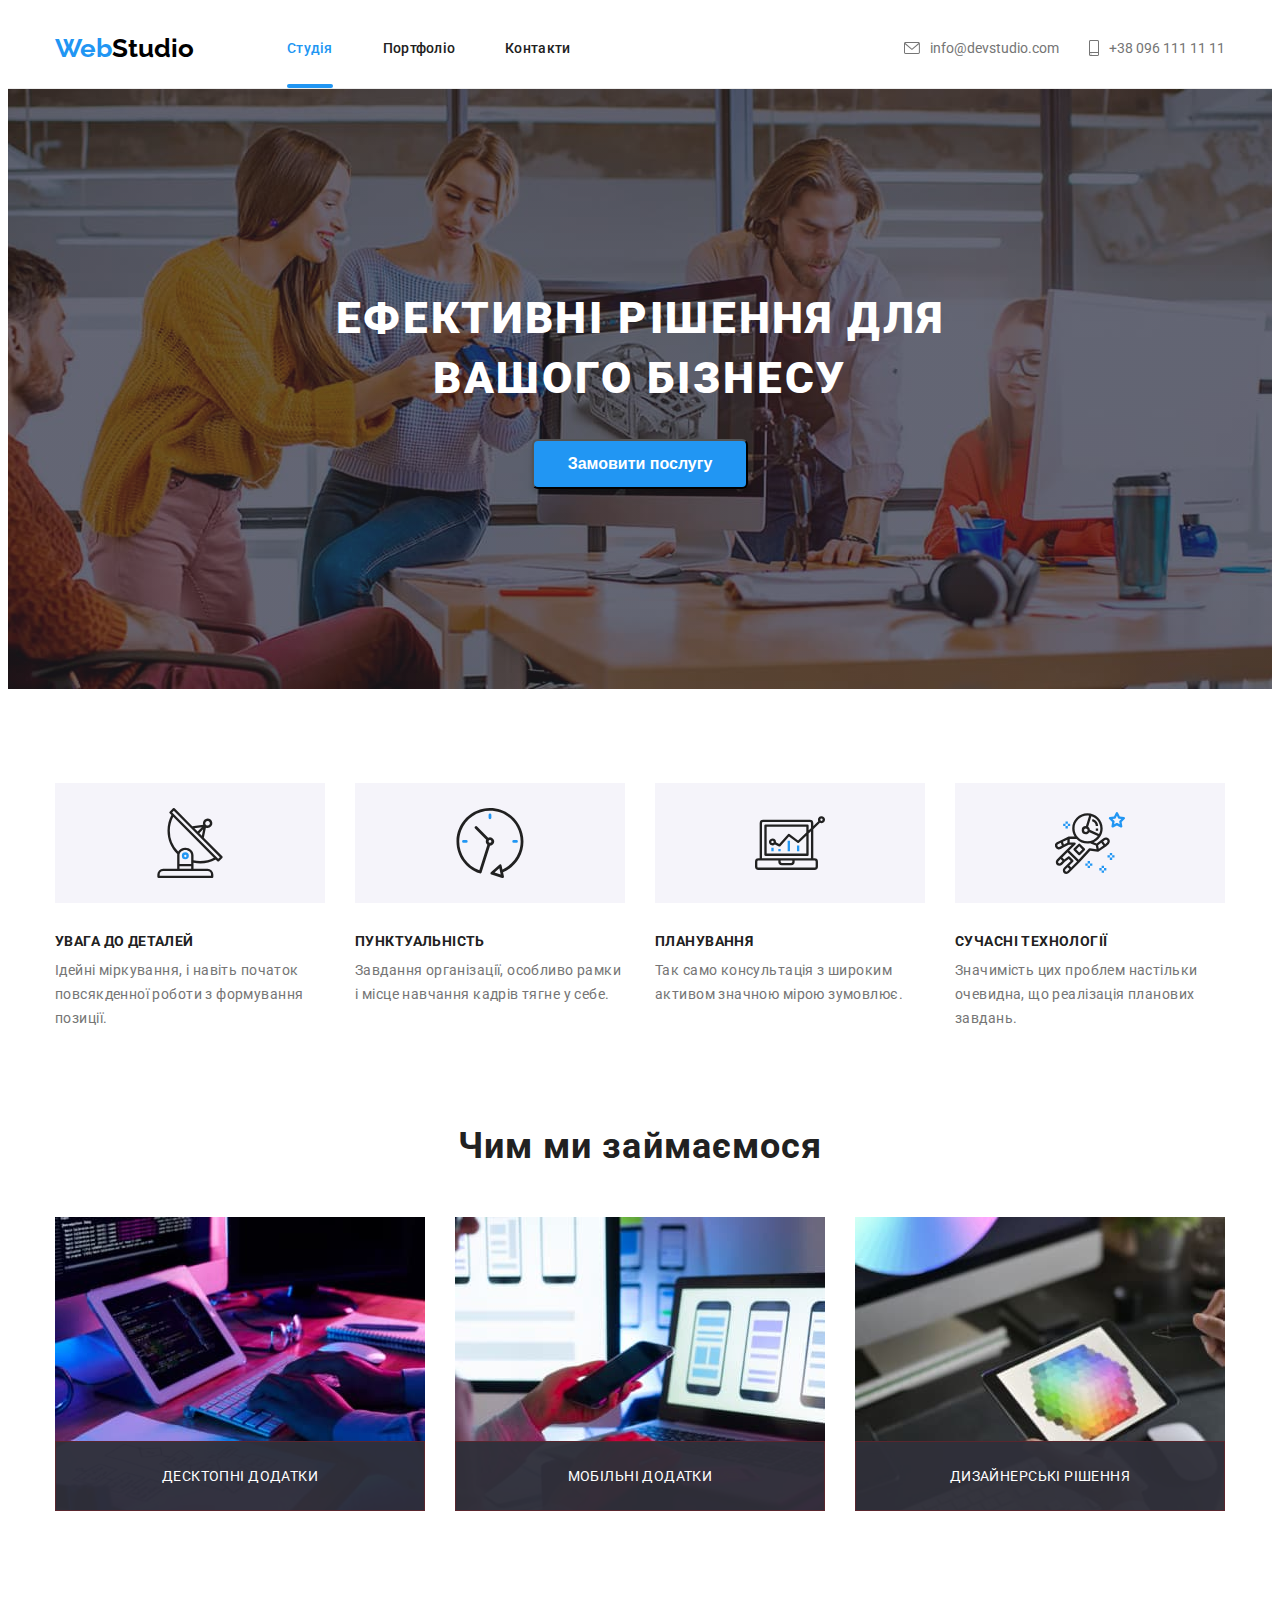
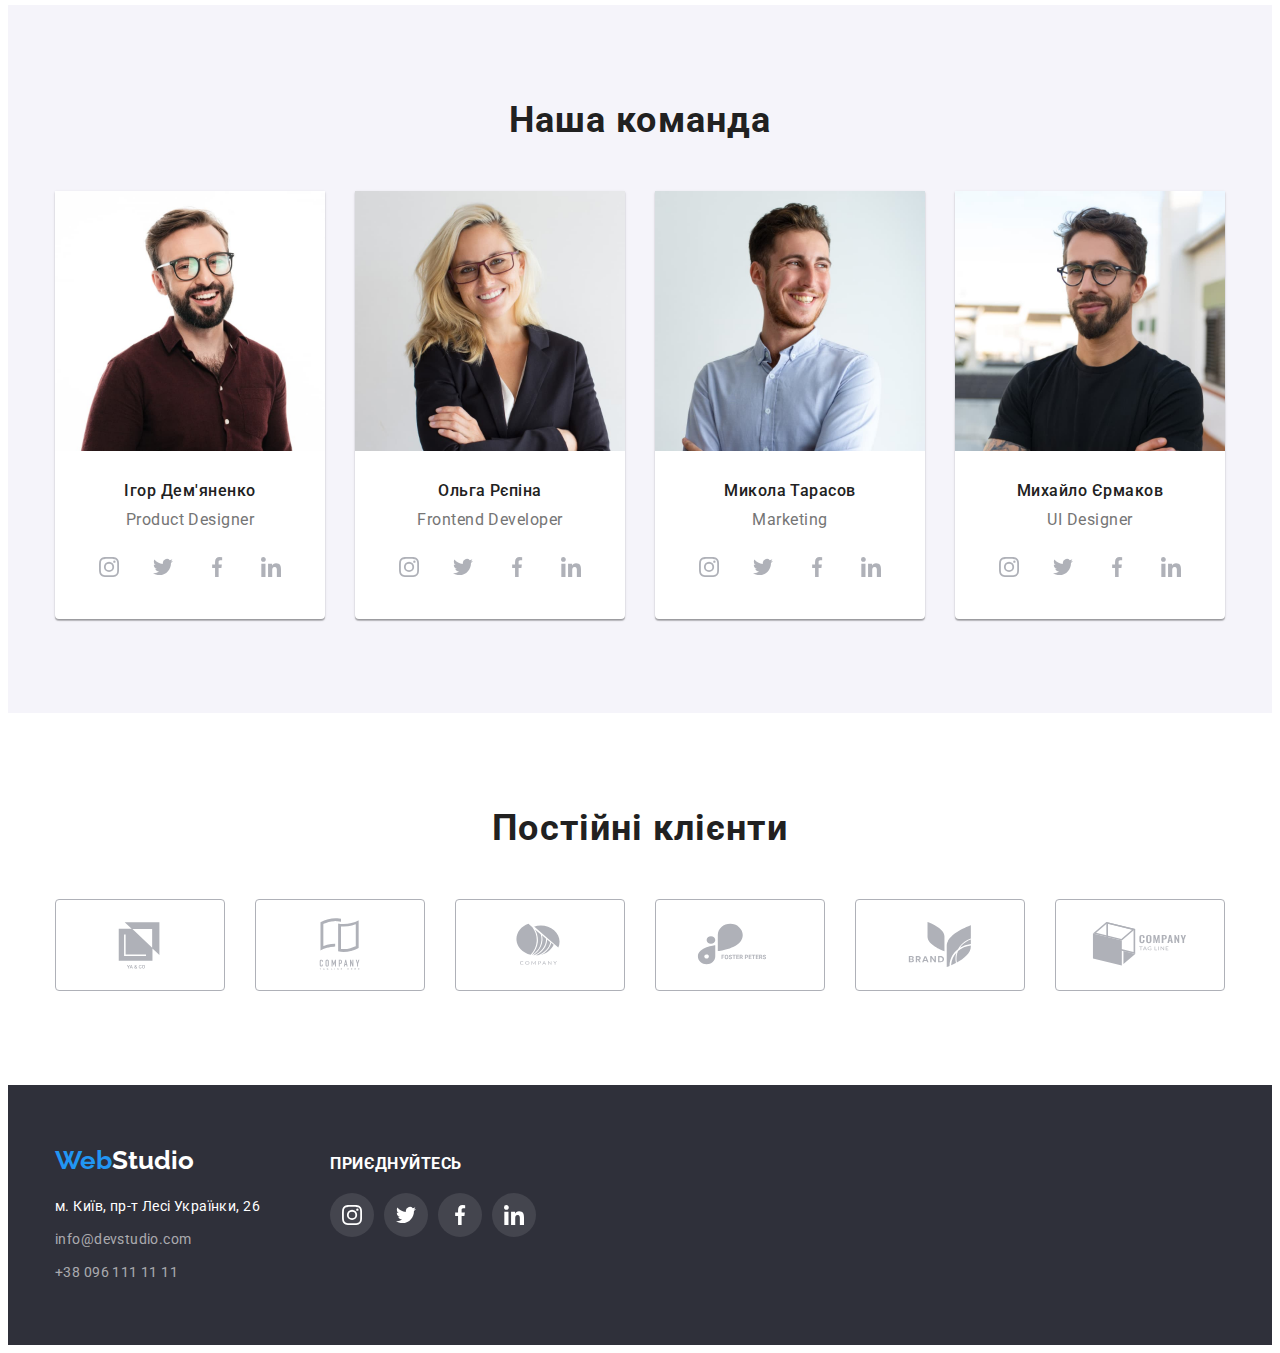
<file: index.html>
<!DOCTYPE html>
<html lang="uk">

<head>
    <meta charset="utf-8">
    <meta name="viewport" content="width=device-width, initial-scale=1.0">
    <link rel="preconnect" href="https://fonts.googleapis.com">
    <link rel="preconnect" href="https://fonts.gstatic.com" crossorigin>
    <link
        href="https://fonts.googleapis.com/css2?family=Raleway:wght@700&family=Roboto:wght@400;500;700;900&display=swap"
        rel="stylesheet">
    <link rel="stylesheet" href="https://cdnjs.cloudflare.com/ajax/libs/modern-normalize/2.0.0/modern-normalize.min.css"
        integrity="sha512-4xo8blKMVCiXpTaLzQSLSw3KFOVPWhm/TRtuPVc4WG6kUgjH6J03IBuG7JZPkcWMxJ5huwaBpOpnwYElP/m6wg=="
        crossorigin="anonymous" referrerpolicy="no-referrer">
    <title>WebStudio</title>
    <link rel="stylesheet" href="./css/global.css">
    <link rel="stylesheet" href="./css/studio.css">

</head>

<body>
    <header>
        <div class="container menu">
            <a href="./index.html" class="text-logo">
                Web<span class="text-logo-accent">Studio</span>
            </a>
            <nav class="nav-menu">
                <ul class="list">
                    <li class="item"><a class="current nav-link" href="./index.html">Студія</a></li>
                    <li class="item"><a class="nav-link" href="./portfolio.html">Портфоліо</a></li>
                    <li class="item"><a class="nav-link" href="./contacts.html">Контакти</a></li>
                </ul>
            </nav>
            <ul class="adress-header list">
                <li class="item-icon-contact">
                    <a class="icon-link link" href="mailto:info@devstudio.com"><svg class="contact-icon" width="16"
                            height="12">
                            <use href="./image/symbol-defs.svg#envelope" />
                        </svg>info@devstudio.com</a>
                </li>
                <li class="item-icon-contact">
                    <a class="icon-link link" href="tel:+380961111111"><svg class="contact-icon" width="10" height="16">
                            <use href="./image/symbol-defs.svg#smartphone" />
                        </svg>+38 096 111 11 11</a>
                </li>
            </ul>
        </div>
    </header>
    <main>
        <!--Hero-->
        <section class="overlay">

            <div class="hero">

                <h1 class="title">Ефективні рішення для вашого бізнесу</h1>


                <button type="button" class="button primary" data-modal-open>Замовити послугу</button>
            </div>
        </section>
        <!--Peculiarities-->
        <section class="about">
            <div class="container">
                <h2 class="visuallyhidden">Peculiarities</h2>
                <ul class="list flex-cont">
                    <li class="item-peculiarities">
                        <div class="peculiaritie-wrapper">
                            <svg class="peculiaritie" width="70" height="70">
                                <use href="./image/symbol-defs.svg#antenna"></use>
                            </svg>
                        </div>
                        <h3 class="title">УВАГА ДО ДЕТАЛЕЙ</h3>

                        <p class="text">Ідейні міркування, і навіть початок повсякденної роботи з формування
                            позиції.</p>
                    </li>
                    <li class="item-peculiarities">
                        <div class="peculiaritie-wrapper">
                            <svg class="peculiaritie" width="70" height="70">
                                <use href="./image/symbol-defs.svg#clock"></use>
                            </svg>
                        </div>
                        <h3 class="title">ПУНКТУАЛЬНІСТЬ</h3>

                        <p class="text">Завдання організації, особливо рамки і місце навчання кадрів тягне у
                            себе.</p>
                    </li>
                    <li class="item-peculiarities icon-diagram">
                        <div class="peculiaritie-wrapper">
                            <svg class="peculiaritie" width="70" height="70">
                                <use href="./image/symbol-defs.svg#diagram"></use>
                            </svg>
                        </div>
                        <h3 class="title">ПЛАНУВАННЯ</h3>

                        <p class="text">Так само консультація з широким активом значною мірою зумовлює.</p>
                    </li>
                    <li class="item-peculiarities icon-astranaut">
                        <div class="peculiaritie-wrapper">
                            <svg class="peculiaritie" width="70" height="70">
                                <use href="./image/symbol-defs.svg#astronaut"></use>
                            </svg>
                        </div>
                        <h3 class="title">СУЧАСНІ ТЕХНОЛОГІЇ</h3>

                        <p class="text">Значимість цих проблем настільки очевидна, що реалізація планових
                            завдань.</p>
                    </li>
                </ul>
            </div>
        </section>
        <!--What are we doing-->
        <section class="no-padding">
            <div class="container">
                <h2 class="section-title">Чим ми займаємося</h2>
                <ul class="list flex-cont">
                    <li class="item-work"><img src="./image/box1.jpg" alt="Розробка додатків" width="370" height="294">
                        <div class="about-work">
                            <p class="about-work-title">Десктопні додатки</p>
                        </div>
                    </li>
                    <li class="item-work"><img src="./image/box2.jpg" alt="Розробка додатків" width="370" height="294">
                        <div class="about-work">
                            <p class="about-work-title">Мобільні додатки</p>
                        </div>
                    </li>
                    <li class="item-work"><img src="./image/box3.jpg" alt="Розробка додатків" width="370" height="294">
                        <div class="about-work">
                            <p class="about-work-title">Дизайнерські рішення</p>
                        </div>
                    </li>
                </ul>
            </div>
        </section>
        <!--our team-->
        <section class="team-color">
            <div class="container">
                <h2 class="section-title">Наша команда</h2>
                <ul class="list flex-cont">
                    <li class="item-team">
                        <img src="./image/foto1.jpg" alt="Візитка менеджера" width="270" height="260">
                        <div class="card-container">
                            <h3 class="name">Ігор Дем'яненко</h3>
                            <p lang="en" class="speciality">Product Designer</p>
                            <ul class="social-list">
                                <li class="social-items">
                                    <a class="social-links" href="" target="_blank" rel="noopener no-referrer"
                                        aria-label="icon-instagram">
                                        <svg class="icon-social" width="20" height="20">
                                            <use href="./image/symbol-defs.svg#instagram" />
                                        </svg>
                                    </a>
                                </li>
                                <li class="social-items">
                                    <a class="social-links" href="" target="_blank" rel="noopener no-referrer"
                                        aria-label="icon-twitter">
                                        <svg class="icon-social" width="20" height="20">
                                            <use href="./image/symbol-defs.svg#twitter" />
                                        </svg>
                                    </a>
                                </li>
                                <li class="social-items">
                                    <a class="social-links" href="" target="_blank" rel="noopener no-referrer"
                                        aria-label="icon-facebook">
                                        <svg class="icon-social" width="20" height="20">
                                            <use href="./image/symbol-defs.svg#facebook" />
                                        </svg>
                                    </a>
                                </li>
                                <li class="social-items">
                                    <a class="social-links" href="" target="_blank" rel="noopener no-referrer"
                                        aria-label="icon-linkedin">
                                        <svg class="icon-social" width="20" height="20">
                                            <use href="./image/symbol-defs.svg#linkedin" />
                                        </svg>
                                    </a>
                                </li>
                            </ul>
                        </div>
                    </li>
                    <li class="item-team">
                        <img src="./image/foto2.jpg" alt="Візитка менеджера" width="270" height="260">
                        <div class="card-container">
                            <h3 class="name">Ольга Рєпіна</h3>
                            <p lang="en" class="speciality">Frontend Developer</p>
                            <ul class="social-list">
                                <li class="social-items">
                                    <a class="social-links" href="" target="_blank" rel="noopener no-referrer"
                                        aria-label="icon-instagram">
                                        <svg class="icon-social" width="20" height="20">
                                            <use href="./image/symbol-defs.svg#instagram" />
                                        </svg>
                                    </a>
                                </li>
                                <li class="social-items">
                                    <a class="social-links" href="" target="_blank" rel="noopener no-referrer"
                                        aria-label="icon-twitter">
                                        <svg class="icon-social" width="20" height="20">
                                            <use href="./image/symbol-defs.svg#twitter" />
                                        </svg>
                                    </a>
                                </li>
                                <li class="social-items">
                                    <a class="social-links" href="" target="_blank" rel="noopener no-referrer"
                                        aria-label="icon-facebook">
                                        <svg class="icon-social" width="20" height="20">
                                            <use href="./image/symbol-defs.svg#facebook" />
                                        </svg>
                                    </a>
                                </li>
                                <li class="social-items">
                                    <a class="social-links" href="" target="_blank" rel="noopener no-referrer"
                                        aria-label="icon-linkedin">
                                        <svg class="icon-social" width="20" height="20">
                                            <use href="./image/symbol-defs.svg#linkedin" />
                                        </svg>
                                    </a>
                                </li>
                            </ul>
                        </div>
                    </li>
                    <li class="item-team">
                        <img src="./image/foto3.jpg" alt="Візитка менеджера" width="270" height="260">
                        <div class="card-container">
                            <h3 class="name">Микола Тарасов</h3>
                            <p lang="en" class="speciality">Marketing</p>
                            <ul class="social-list">
                                <li class="social-items">
                                    <a class="social-links" href="" target="_blank" rel="noopener no-referrer"
                                        aria-label="icon-instagram">
                                        <svg class="icon-social" width="20" height="20">
                                            <use href="./image/symbol-defs.svg#instagram" />
                                        </svg>
                                    </a>
                                </li>
                                <li class="social-items">
                                    <a class="social-links" href="" target="_blank" rel="noopener no-referrer"
                                        aria-label="icon-twitter">
                                        <svg class="icon-social" width="20" height="20">
                                            <use href="./image/symbol-defs.svg#twitter" />
                                        </svg>
                                    </a>
                                </li>
                                <li class="social-items">
                                    <a class="social-links" href="" target="_blank" rel="noopener no-referrer"
                                        aria-label="icon-facebook">
                                        <svg class="icon-social" width="20" height="20">
                                            <use href="./image/symbol-defs.svg#facebook" />
                                        </svg>
                                    </a>
                                </li>
                                <li class="social-items">
                                    <a class="social-links" href="" target="_blank" rel="noopener no-referrer"
                                        aria-label="icon-linkedin">
                                        <svg class="icon-social" width="20" height="20">
                                            <use href="./image/symbol-defs.svg#linkedin" />
                                        </svg>
                                    </a>
                                </li>
                            </ul>
                        </div>
                    </li>
                    <li class="item-team">
                        <img src="./image/foto4.jpg" alt="Візитка менеджера" width="270" height="260">
                        <div class="card-container">
                            <h3 class="name">Михайло Єрмаков</h3>
                            <p lang="en" class="speciality">UI Designer</p>
                            <ul class="social-list">
                                <li class="social-items">
                                    <a class="social-links" href="" target="_blank" rel="noopener no-referrer"
                                        aria-label="icon-instagram">
                                        <svg class="icon-social" width="20" height="20">
                                            <use href="./image/symbol-defs.svg#instagram" />
                                        </svg>
                                    </a>
                                </li>
                                <li class="social-items">
                                    <a class="social-links" href="" target="_blank" rel="noopener no-referrer"
                                        aria-label="icon-twitter">
                                        <svg class="icon-social" width="20" height="20">
                                            <use href="./image/symbol-defs.svg#twitter" />
                                        </svg>
                                    </a>
                                </li>
                                <li class="social-items">
                                    <a class="social-links" href="" target="_blank" rel="noopener no-referrer"
                                        aria-label="icon-facebook">
                                        <svg class="icon-social" width="20" height="20">
                                            <use href="./image/symbol-defs.svg#facebook" />
                                        </svg>
                                    </a>
                                </li>
                                <li class="social-items">
                                    <a class="social-links" href="" target="_blank" rel="noopener no-referrer"
                                        aria-label="icon-linkedin">
                                        <svg class="icon-social" width="20" height="20">
                                            <use href="./image/symbol-defs.svg#linkedin" />
                                        </svg>
                                    </a>
                                </li>
                            </ul>
                        </div>
                    </li>
                </ul>
            </div>
        </section>
        <!-- Clients -->
        <section class="clients">
            <div class="container">
                <h2 class="client-title">Постійні клієнти</h2>

                <ul class="clients-list">
                    <li class="client-icon">
                        <a class="client-link" href="" target="_blank" rel="noopener no-referrer"
                            aria-label="logo-company">
                            <svg class="icon link" width="106" height="60">
                                <use href="./image/symbol-defs.svg#Logo1" />
                            </svg>
                        </a>
                    </li>
                    <li class="client-icon">
                        <a class="client-link" href="" target="_blank" rel="noopener no-referrer"
                            aria-label="logo-company">
                            <svg class="icon" width="106" height="60">
                                <use href="./image/symbol-defs.svg#Logo2" />
                            </svg>
                        </a>
                    </li>
                    <li class="client-icon">
                        <a class="client-link" href="" target="_blank" rel="noopener no-referrer"
                            aria-label="logo-company">
                            <svg class="icon" width="106" height="60">
                                <use href="./image/symbol-defs.svg#Logo3" />
                            </svg>
                        </a>
                    </li>
                    <li class="client-icon">
                        <a class="client-link" href="" target="_blank" rel="noopener no-referrer"
                            aria-label="logo-company">
                            <svg class="icon" width="106" height="60">
                                <use href="./image/symbol-defs.svg#Logo4" />
                            </svg>
                        </a>
                    </li>
                    <li class="client-icon">
                        <a class="client-link" href="" target="_blank" rel="noopener no-referrer"
                            aria-label="logo-company">
                            <svg class="icon" width="106" height="60">
                                <use href="./image/symbol-defs.svg#Logo5" />
                            </svg>
                        </a>
                    </li>
                    <li class="client-icon">
                        <a class="client-link" href="" target="_blank" rel="noopener no-referrer"
                            aria-label="logo-company">
                            <svg class="icon" width="106" height="60">
                                <use href="./image/symbol-defs.svg#Logo6" />
                            </svg>
                        </a>
                    </li>
                </ul>

            </div>
        </section>
    </main>
    <footer>
        <div class="container footer">
            <div class="footer-contacts">
                <a href="./index.html" class="text-logo">
                    Web<span class="text-logo-footer">Studio</span>
                </a>
                <address class="footer-adress">
                    <p class="adress">м. Київ, пр-т Лесі Українки, 26</p>
                    <ul class="list">
                        <li class="item"><a href="mailto:info@devstudio.com" class="link-footer">info@devstudio.com</a>
                        </li>
                        <li class="item"><a href="tel:+380961111111" class="link-footer">+38 096 111 11 11</a></li>
                    </ul>
                </address>
            </div>

            <div class="footer-social">
                <h3 class="footer-social-title">приєднуйтесь</h3>
                <ul class="social-list-footer">
                    <li class="social-items">
                        <a class="social-links-footer" href="" target="_blank" rel="noopener no-referrer"
                            aria-label="icon-instagram">
                            <svg class="icon-social" width="20" height="20">
                                <use href="./image/symbol-defs.svg#instagram" />
                            </svg>
                        </a>
                    </li>
                    <li class="social-items">
                        <a class="social-links-footer" href="" target="_blank" rel="noopener no-referrer"
                            aria-label="icon-twitter">
                            <svg class="icon-social" width="20" height="20">
                                <use href="./image/symbol-defs.svg#twitter" />
                            </svg>
                        </a>
                    </li>
                    <li class="social-items">
                        <a class="social-links-footer" href="" target="_blank" rel="noopener no-referrer"
                            aria-label="icon-facebook">
                            <svg class="icon-social" width="20" height="20">
                                <use href="./image/symbol-defs.svg#facebook" />
                            </svg>
                        </a>
                    </li>
                    <li class="social-items">
                        <a class="social-links-footer" href="" target="_blank" rel="noopener no-referrer"
                            aria-label="icon-linkedin">
                            <svg class="icon-social" width="20" height="20">
                                <use href="./image/symbol-defs.svg#linkedin" />
                            </svg>
                        </a>
                    </li>
                </ul>
            </div>
        </div>
    </footer>
    <div class="backdrop is-hidden" data-modal>
        <div class="modal">
            <button class="closed" aria-label="Closed" data-modal-close>
                <svg class="close" width="18" height="18">
                    <use href="./image/symbol-defs.svg#close"></use>
                </svg>
            </button>
        </div>
    </div>
    <script src="./js/modal.js"></script>
</body>

</html>
</file>
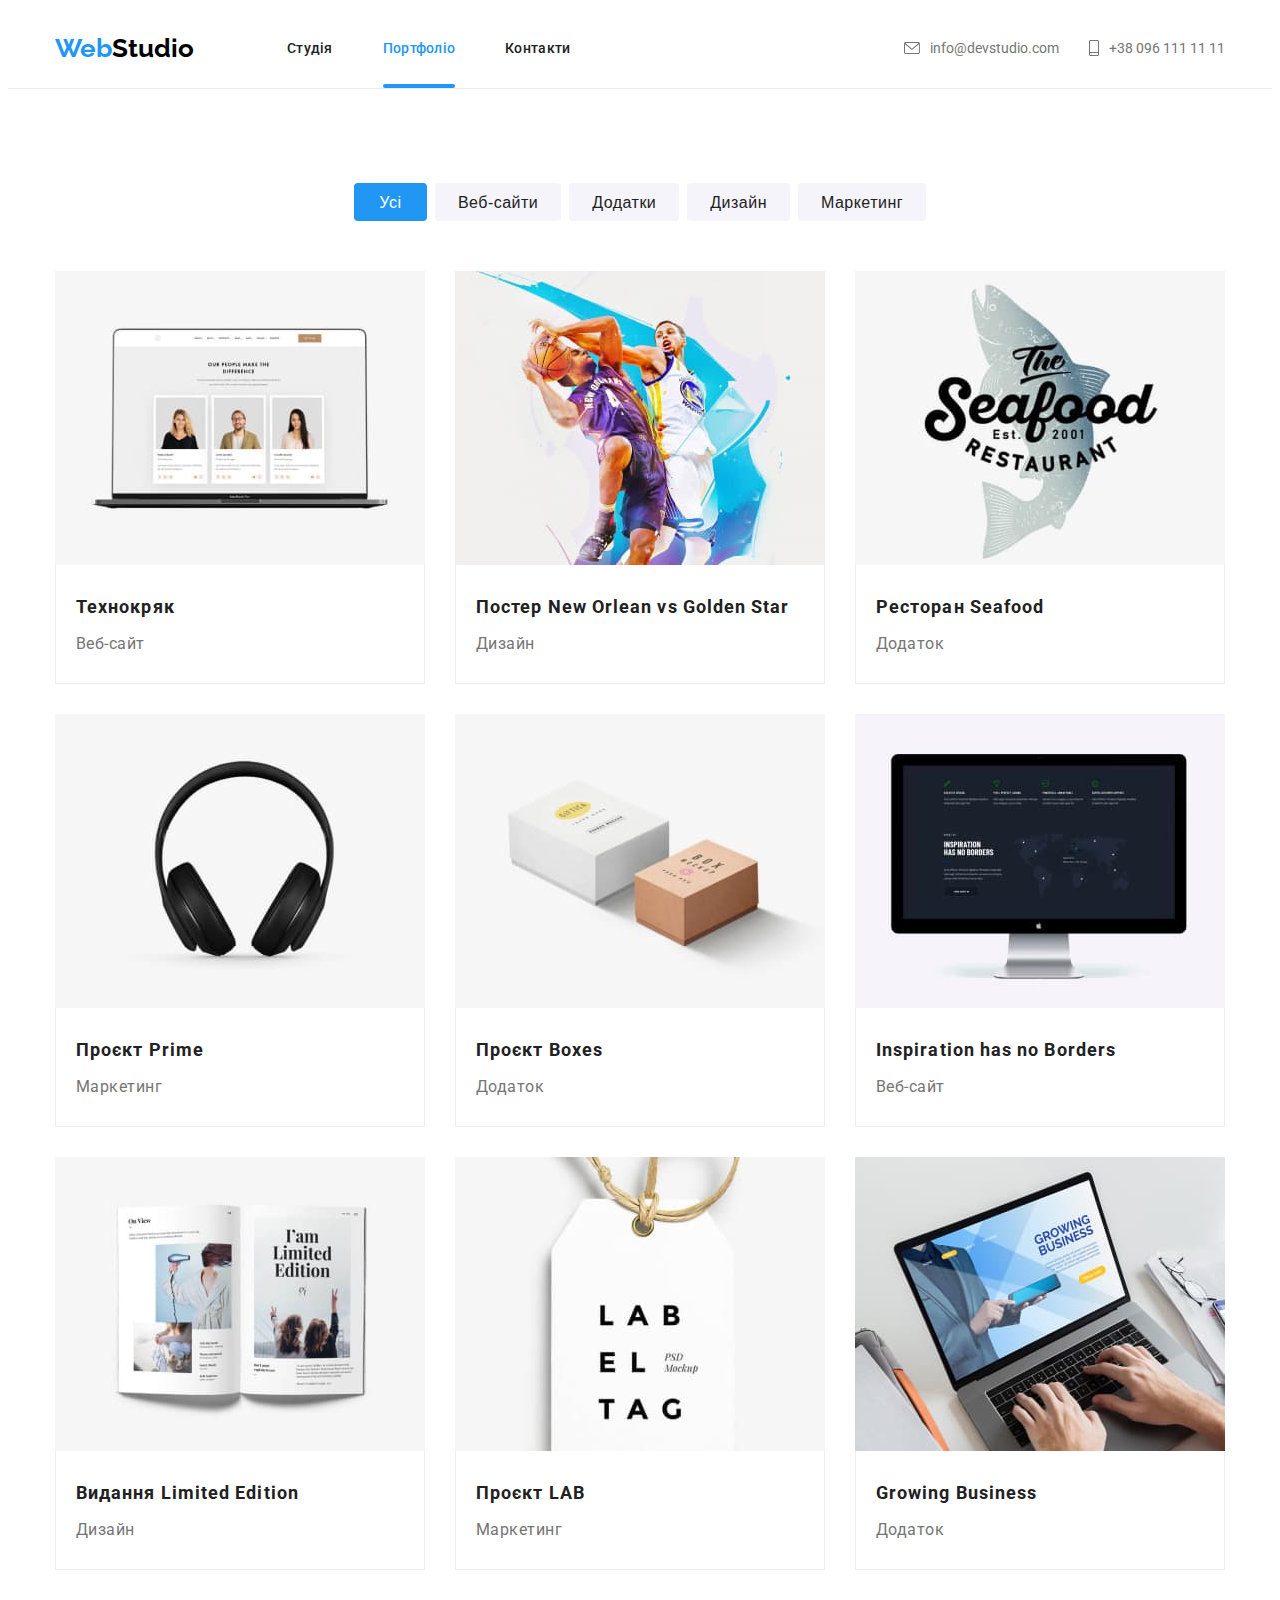
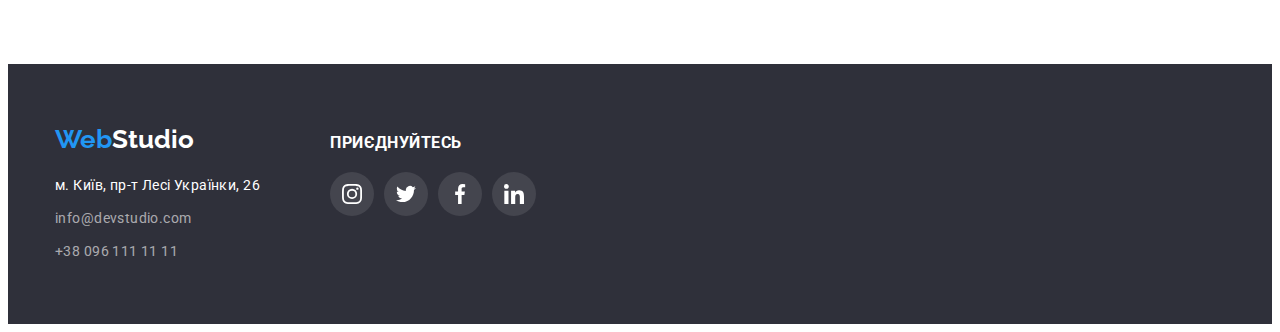
<file: portfolio.html>
<!DOCTYPE html>
<html lang="uk">

<head>
    <meta charset="UTF-8">
    <meta name="viewport" content="width=device-width, initial-scale=1.0">
    <link rel="preconnect" href="https://fonts.googleapis.com">
    <link rel="preconnect" href="https://fonts.gstatic.com" crossorigin>
    <link
        href="https://fonts.googleapis.com/css2?family=Raleway:wght@700&family=Roboto:wght@400;500;700;900&display=swap"
        rel="stylesheet">
    <link rel="stylesheet" href="https://cdnjs.cloudflare.com/ajax/libs/modern-normalize/2.0.0/modern-normalize.min.css"
        integrity="sha512-4xo8blKMVCiXpTaLzQSLSw3KFOVPWhm/TRtuPVc4WG6kUgjH6J03IBuG7JZPkcWMxJ5huwaBpOpnwYElP/m6wg=="
        crossorigin="anonymous" referrerpolicy="no-referrer">
    <title>Portfolio</title>
    <link rel="stylesheet" href="./css/global.css">
    <link rel="stylesheet" href="./css/portfolio.css">


</head>

<body>
    <header>
        <div class="container menu">
            <a href="./index.html" class="text-logo">
                Web<span class="text-logo-accent">Studio</span>
            </a>
            <nav class="nav-menu">
                <ul class="list">
                    <li class="item"><a class="nav-link" href="./index.html">Студія</a></li>
                    <li class="item"><a class="current nav-link" href="./portfolio.html">Портфоліо</a></li>
                    <li class="item"><a class="nav-link" href="./contacts.html">Контакти</a></li>
                </ul>
            </nav>
            <ul class="adress-header list">
                <li class="item-icon-contact">
                    <a class="icon-link link" href="mailto:info@devstudio.com"><svg class="contact-icon" width="16"
                            height="12">
                            <use href="./image/symbol-defs.svg#envelope" />
                        </svg>info@devstudio.com</a>
                </li>
                <li class="item-icon-contact">
                    <a class="icon-link link" href="tel:+380961111111"><svg class="contact-icon" width="10" height="16">
                            <use href="./image/symbol-defs.svg#smartphone" />
                        </svg>+38 096 111 11 11</a>
                </li>
            </ul>
        </div>
    </header>
    <main>
        <section class="gallery">
            <div class="container">
                <h1 class="visuallyhidden">Portfolio content</h1>

                <ul class="filters">
                    <li class="flex-button"><button type="button" class="button ptimary">Усі</button></li>
                    <li class="flex-button"><button type="button" class="button secondary">Веб-сайти</button></li>
                    <li class="flex-button"><button type="button" class="button secondary">Додатки</button></li>
                    <li class="flex-button"><button type="button" class="button secondary">Дизайн</button></li>
                    <li class="flex-button"><button type="button" class="button secondary">Маркетинг</button></li>
                </ul>

                <ul class="list card">
                    <li class="item">
                        <a class="card-link" href="">
                            <div class="tech-thumb">
                                <img src="./image/gallery1.jpg" alt="Галерея" width="370" height="294">
                                <div class="tech">
                                    <p class="tech-title">Ресурс пропонує комплексні пропозиції з різним рівнем
                                        функціоналу та сервісів.
                                        Все це дозволить відвідувачу отримати
                                        вичерпні відомості про компанію чи приватну особу.
                                    </p>
                                </div>
                            </div>
                            <div class="item-container">
                                <h2 class="title">Технокряк</h2>
                                <p class="text">Веб-сайт</p>
                            </div>
                        </a>
                    </li>
                    <li class="item">
                        <a class="card-link" href="">
                            <div class="tech-thumb">
                                <img src="./image/gallery2.jpg" alt="Галерея" width="370" height="294">
                                <div class="tech">
                                    <p class="tech-title">
                                        Lorem, ipsum dolor sit amet consectetur adipisicing elit. Placeat ducimus qui
                                        eos dolore rem quam temporibus fuga veritatis praesentium vel in obcaecati unde
                                        cumque, labore provident animi fugit harum exercitationem!
                                    </p>
                                </div>
                            </div>
                            <div class="item-container">
                                <h2 class="title">Постер New Orlean vs Golden Star</h2>
                                <p class="text">Дизайн</p>
                            </div>
                        </a>
                    </li>
                    <li class="item">
                        <a class="card-link" href="">
                            <div class="tech-thumb">
                                <img src="./image/gallery3.jpg" alt="Галерея" width="370" height="294">
                                <div class="tech">
                                    <p class="tech-title">
                                        Lorem ipsum dolor sit amet consectetur adipisicing elit. Quisquam dolores
                                        consequuntur laudantium repudiandae molestiae enim expedita, iste quaerat vel
                                        fuga modi veritatis voluptatem quas quidem ex illum repellendus nemo error?
                                    </p>
                                </div>
                            </div>
                            <div class="item-container">
                                <h2 class="title">Ресторан Seafood</h2>
                                <p class="text">Додаток</p>
                            </div>
                        </a>
                    </li>
                    <li class="item">
                        <a class="card-link" href="">
                            <div class="tech-thumb">
                                <img src="./image/gallery4.jpg" alt="Галерея" width="370" height="294">
                                <div class="tech">
                                    <p class="tech-title">
                                        Lorem ipsum dolor sit, amet consectetur adipisicing elit. Dolores nemo velit
                                        commodi fugit soluta enim impedit, beatae error asperiores quaerat hic deserunt
                                        vel, fugiat aliquam omnis rem perferendis libero quae?
                                    </p>
                                </div>
                            </div>
                            <div class="item-container">
                                <h2 class="title">Проєкт Prime</h2>
                                <p class="text">Маркетинг</p>
                            </div>
                        </a>
                    </li>
                    <li class="item">
                        <a class="card-link" href="">
                            <div class="tech-thumb">
                                <img src="./image/gallery5.jpg" alt="Галерея" width="370" height="294">
                                <div class="tech">
                                    <p class="tech-title">
                                        Lorem ipsum dolor sit amet consectetur adipisicing elit. Suscipit, illo?
                                        Pariatur assumenda nemo earum quibusdam ducimus, eos consectetur eligendi, ut at
                                        ex, sequi doloremque explicabo vitae amet fugiat veritatis accusamus.
                                    </p>
                                </div>
                            </div>
                            <div class="item-container">
                                <h2 class="title">Проєкт Boxes</h2>
                                <p class="text">Додаток</p>
                            </div>
                        </a>
                    </li>
                    <li class="item">
                        <a class="card-link" href="">
                            <div class="tech-thumb">
                                <img src="./image/gallery6.jpg" alt="Галерея" width="370" height="294">
                                <div class="tech">
                                    <p class="tech-title">
                                        Lorem ipsum dolor sit amet consectetur adipisicing elit. Quos dicta impedit
                                        animi quaerat! Officiis tempora fugit iusto, culpa veritatis aliquid quaerat
                                        consectetur vero vel odio, labore dolorum dicta tenetur impedit.
                                    </p>
                                </div>
                            </div>
                            <div class="item-container">
                                <h2 lang="en" class="title">Inspiration has no Borders</h2>
                                <p class="text">Веб-сайт</p>
                            </div>
                        </a>
                    </li>
                    <li class="item">
                        <a class="card-link" href="">
                            <div class="tech-thumb">
                                <img src="./image/gallery7.jpg" alt="Галерея" width="370" height="294">
                                <div class="tech">
                                    <p class="tech-title">
                                        Lorem ipsum dolor sit amet consectetur adipisicing elit. Quos dicta impedit
                                        animi quaerat! Officiis tempora fugit iusto, culpa veritatis aliquid quaerat
                                        consectetur vero vel odio, labore dolorum dicta tenetur impedit.
                                    </p>
                                </div>
                            </div>
                            <div class="item-container">
                                <h2 class="title">Видання Limited Edition</h2>
                                <p class="text">Дизайн</p>
                            </div>
                        </a>
                    </li>
                    <li class="item">
                        <a class="card-link" href="">
                            <div class="tech-thumb">
                                <img src="./image/gallery8.jpg" alt="Галерея" width="370" height="294">
                                <div class="tech">
                                    <p class="tech-title">
                                        Lorem ipsum dolor sit amet consectetur adipisicing elit. Quos dicta impedit
                                        animi quaerat! Officiis tempora fugit iusto, culpa veritatis aliquid quaerat
                                        consectetur vero vel odio, labore dolorum dicta tenetur impedit.
                                    </p>
                                </div>
                            </div>
                            <div class="item-container">
                                <h2 class="title">Проєкт LAB</h2>
                                <p class="text">Маркетинг</p>
                            </div>
                        </a>
                    </li>
                    <li class="item">
                        <a class="card-link" href="">
                            <div class="tech-thumb">
                                <img src="./image/gallery9.jpg" alt="Галерея" width="370" height="294">
                                <div class="tech">
                                    <p class="tech-title">
                                        Lorem ipsum dolor sit amet consectetur adipisicing elit. Quos dicta impedit
                                        animi quaerat! Officiis tempora fugit iusto, culpa veritatis aliquid quaerat
                                        consectetur vero vel odio, labore dolorum dicta tenetur impedit.
                                    </p>
                                </div>
                            </div>
                            <div class="item-container">
                                <h2 lang="en" class="title">Growing Business</h2>
                                <p class="text">Додаток</p>
                            </div>
                        </a>
                    </li>
                </ul>

            </div>
        </section>
    </main>
    <footer>
        <div class="container footer">
            <div class="footer-contacts">
                <a href="./index.html" class="text-logo">
                    Web<span class="text-logo-footer">Studio</span>
                </a>
                <address class="footer-adress">
                    <p class="adress">м. Київ, пр-т Лесі Українки, 26</p>
                    <ul class="list">
                        <li class="item"><a href="mailto:info@devstudio.com" class="link-footer">info@devstudio.com</a>
                        </li>
                        <li class="item"><a href="tel:+380961111111" class="link-footer">+38 096 111 11 11</a></li>
                    </ul>
                </address>
            </div>

            <div class="footer-social">
                <h3 class="footer-social-title">приєднуйтесь</h3>
                <ul class="social-list-footer">
                    <li class="social-items">
                        <a class="social-links-footer" href="" target="_blank" rel="noopener no-referrer"
                            aria-label="icon-instagram">
                            <svg class="icon-social" width="20" height="20">
                                <use href="./image/symbol-defs.svg#instagram" />
                            </svg>
                        </a>
                    </li>
                    <li class="social-items">
                        <a class="social-links-footer" href="" target="_blank" rel="noopener no-referrer"
                            aria-label="icon-twitter">
                            <svg class="icon-social" width="20" height="20">
                                <use href="./image/symbol-defs.svg#twitter" />
                            </svg>
                        </a>
                    </li>
                    <li class="social-items">
                        <a class="social-links-footer" href="" target="_blank" rel="noopener no-referrer"
                            aria-label="icon-facebook">
                            <svg class="icon-social" width="20" height="20">
                                <use href="./image/symbol-defs.svg#facebook" />
                            </svg>
                        </a>
                    </li>
                    <li class="social-items">
                        <a class="social-links-footer" href="" target="_blank" rel="noopener no-referrer"
                            aria-label="icon-linkedin">
                            <svg class="icon-social" width="20" height="20">
                                <use href="./image/symbol-defs.svg#linkedin" />
                            </svg>
                        </a>
                    </li>
                </ul>
            </div>
        </div>
    </footer>

</body>

</html>
</file>
<file: css/global.css>
html {
    box-sizing: border-box;
}

*,
*::before,
*::after {
    box-sizing: inherit;
}

:root {
    --primary-text-color: #757575;
    --title-text-color: #212121;
    --primary-link-color: #2196F3;
    --primary-white-color: #FFFFFF;
    --footer-bcg-color: #2F303A;
    --footer-link-color: rgba(255, 255, 255, 0.60);
    --text-logo-accent: #000000;
    --button-bcg-color: #F5F4FA;
    --card-bcg-color: #EEEEEE;
    --border-bottom-color: #ECECEC;
    --item-icons-color: #AFB1B8;
    --link-bcg-footer: #FFFFFF1A;
}

button,
li {
    cursor: pointer;
}

h1,
h2,
h3,
p,
ul {
    margin: 0;
}

img {
    display: block;
    max-width: 100%;
}

.hide {
    display: none;
}

.visuallyhidden:not(:focus):not(:active) {
    position: absolute;

    width: 1px;
    height: 1px;
    margin: -1px;
    border: 0;
    padding: 0;

    white-space: nowrap;

    clip-path: inset(100%);
    clip: rect(0 0 0 0);
    overflow: hidden;
}

.list {
    padding: 0;
    margin: 0;
    list-style: none;

}

section {
    padding-top: 94px;
    padding-bottom: 94px;
}

.container {
    width: 1200px;
    margin: 0 auto;
    padding-left: 15px;
    padding-right: 15px;

}


.text-logo {
    color: var(--primary-link-color);
    font-size: 26px;
    font-family: Raleway;
    font-weight: 700;
    text-decoration: none;
}

.text-logo-accent {
    color: var(--text-logo-accent)
}

.text-logo-footer {
    color: var(--primary-white-color);
}

body {
    font-size: 14px;
    font-family: Roboto, sans-serif;
    color: var(--primary-text-color);
    background-color: var(--primary-white-color);
    text-decoration: none;
}

header {
    background-color: var(--primary-white-color);
    border-bottom: 1px solid var(--border-bottom-color);
}



/*Button*/
.button {

    color: var(--primary-white-color);
    background-color: var(--primary-link-color);

    transition: background-color 250ms cubic-bezier(0.4,
            0,
            0.2,
            1);
}

.button.primary {
    color: var(--primary-white-color);
    background-color: var(--primary-link-color);
}

.button.secondary {
    color: var(--title-text-color);
    background-color: var(--button-bcg-color);


}

.button.secondary:hover,
.button.secondary:focus {
    color: var(--primary-white-color);
    background-color: var(--primary-link-color);
}

/*Navigation*/
header {
    background-color: var(--primary-white-color);
}

.menu {
    display: flex;
    align-items: center;
}

.nav-menu {
    display: flex;
    margin-left: 93px;
    font-weight: 500;
    letter-spacing: 0.02em;
}

.nav-menu .list {
    display: flex;
}

.nav-menu .item:not(:last-child) {
    margin-right: 50px;
}



.nav-link {
    position: relative;
    color: var(--title-text-color);
    transition: color 250ms cubic-bezier(0.4,
            0,
            0.2,
            1);
}


.current {
    color: var(--primary-link-color);
}

.nav-menu .current::after {
    position: absolute;
    content: "";
    display: block;
    width: 100%;
    bottom: 0;
    left: 0;
    height: 4px;
    border-radius: 2px;
    background-color: var(--primary-link-color);
}

.nav-menu .nav-link:hover,
.nav-menu .nav-link:focus,
.adress-header .link:hover,
.adress-header .link:focus {
    color: var(--primary-link-color);
}




.nav-menu a {
    display: block;
    padding-top: 32px;
    padding-bottom: 32px;

    text-decoration: none;
}

.adress-header {
    display: flex;
    margin-left: auto;
}

.adress-header .item+.item {
    margin-left: 50px;
}

.adress-header .list {
    display: flex;
    align-items: center;
}

.adress-header .item {
    display: flex;
    align-items: center;
    text-decoration: none;
    font-weight: 500;
    letter-spacing: 0.02em;
}

.icon-link {
    display: flex;
    align-items: center;
}

.item-icon-contact {
    display: flex;
    align-items: center;
}

.adress-header .link {
    color: var(--primary-text-color);
    text-decoration: none;
    transition: color 250ms cubic-bezier(0.4,
            0,
            0.2,
            1);
}


.item-icon-contact:not(:last-child) {
    margin-right: 30px;
}

.contact-link {
    display: flex;
    align-items: center;
}

svg.contact-icon {
    margin-right: 10px;
    display: inline-block;
    fill: currentColor;
}


/*Footer*/
footer {
    padding-top: 60px;
    padding-bottom: 60px;
    background: var(--footer-bcg-color);
    text-decoration: none;
}



.footer {
    display: flex;
    align-items: baseline;

}



.footer .text-logo {
    margin-bottom: 20px;
}

.footer-adress {
    margin-top: 20px;
}

.footer-adress>.list {
    display: block;
    margin-top: 9px;
}

.footer-adress>.list>.item+.item {
    margin-top: 9px;
}

.footer-adress>.list>.item {
    display: flex;
    flex-direction: column;
    flex-shrink: 0;
}

svg.icon-social {
    display: inline-block;
    fill: currentColor;
}

.social-items:not(:last-child) {
    margin-right: 10px;
}

.adress {

    color: var(--primary-white-color);

    line-height: 1.71;
    letter-spacing: 0.03em;
    font-style: normal;
}

.link-footer {
    color: var(--footer-link-color);
    line-height: 1.71;
    letter-spacing: 0.03em;
    font-style: normal;
    text-decoration: none;

    transition: color 250ms cubic-bezier(0.4,
            0,
            0.2,
            1);
}

.link-footer:hover,
.link-footer:focus {
    color: var(--primary-white-color);
}

.footer-social {
    margin-left: 70px;

}

.footer-social-title {
    color: var(--primary-white-color);
    font-weight: 700;
    letter-spacing: 0.03em;
    text-transform: uppercase;
    margin-bottom: 20px;
}

.social-list-footer {
    display: flex;
    list-style: none;
    padding: 0;
}

.social-links-footer {
    display: flex;
    justify-content: center;
    align-items: center;
    width: 44px;
    height: 44px;
    background-color: var(--link-bcg-footer);
    color: var(--primary-white-color);
    border-radius: 50%;

    transition: background-color 250ms cubic-bezier(0.4,
            0,
            0.2,
            1);
}

.social-links-footer:hover,
.social-links-footer:focus {
    background-color: var(--primary-link-color);
    color: var(--primary-white-color);
}
</file>
<file: css/studio.css>
/*Header link*/
.overlay {
    max-width: 1600px;
    height: 600px;
    margin-left: auto;
    margin-right: auto;
    padding-top: 0;
    padding-bottom: 0;

    background-image: linear-gradient(to right,
            rgba(47, 48, 58, 0.40),
            rgba(47, 48, 58, 0.40)),
        url("../image/overlay.jpeg");

    background-color: var(--text-logo-accent);

    background-repeat: no-repeat;
    background-position: center;
    background-size: cover;
}

/* .thumb {
    position: relative;
    width: 100vw;
    height: 100vh;
    background: rgba(0, 0, 0, 0.20);
    opacity: 0;

} */

.hero {
    padding-top: 200px;
    padding-bottom: 200px;

    text-align: center;
}

/* .hero .container {
        text-align: center;
    } */

.hero .title {
    margin-bottom: 30px;
    margin-left: auto;
    margin-right: auto;
    color: var(--primary-white-color);
    text-align: center;
    font-size: 44px;
    font-weight: 900;
    line-height: 1.36;
    letter-spacing: 0.06em;
    width: 696px;
    text-transform: uppercase;
}

/* background: rgba(0, 0, 0, 0.20); */

/* width: 528px;
height: 581px;
flex-shrink: 0; */

/* border-radius: 4px;
background: #FFF;
box-shadow: 0px 2px 1px 0px rgba(0, 0, 0, 0.20),
0px 1px 1px 0px rgba(0, 0, 0, 0.14),
0px 1px 3px 0px rgba(0, 0, 0, 0.12); */

button {
    border-radius: 6px;
    padding: 10px 32px;
    box-shadow: 0px 4px 4px 0px rgba(0, 0, 0, 0.15);

    font-size: 16px;
    font-weight: 700;


    width: 216px;
    height: 50px;
    text-align: center;
    justify-content: center;
}

/*Section*/
/*Peculiarities*/
.no-padding {
    padding-top: 0px;
    padding-bottom: 94px;
}

.about .title {

    color: var(--title-text-color);
    font-size: 14px;
    font-weight: 700;
    letter-spacing: 0.03em;

    text-transform: uppercase;
}

.about .text {
    margin-top: 10px;
    line-height: 1.71;
    letter-spacing: 0.03em;
}

.flex-cont {
    display: flex;
    flex-wrap: nowrap;
    margin-left: -30px;
    margin-top: -30px;
}

.item-peculiarities {
    margin-left: 30px;
    margin-top: 30px;
    flex-basis: calc((100% / 4) - 30px);
}

.peculiaritie-wrapper {
    display: flex;
    justify-content: center;
    align-items: center;
    height: 120px;
    margin-bottom: 30px;
    background-size: 70px;
    background-repeat: no-repeat;
    background-position: center;
    background-color: var(--button-bcg-color)
}

svg.peculiaritie {
    display: inline-block;
    fill: currentColor;
}

/*Our team*/

.item-work {
    position: relative;
    margin-left: 30px;
    margin-top: 30px;
    flex-basis: calc((100% / 3) - 30px);
}

.about-work {
    position: absolute;
    display: flex;
    justify-content: center;
    align-items: center;
    width: 100%;
    height: 70px;
    bottom: 0;
    left: 0;
    background-color: #2F303ACC;
}

.about-work-title {
    color: var(--primary-white-color);

    text-align: center;
    letter-spacing: 0.03em;
    text-transform: uppercase;
}

.item-work::before {
    position: absolute;
    display: flex;
    content: '';
    width: 100%;
    height: 70px;
    bottom: 0;
    left: 0;
    border: 1px solid red;
    background-color: #2F303ACC;
}

.item-team {
    margin-left: 30px;
    margin-top: 30px;
    flex-basis: calc((100% / 4) - 30px);
    cursor: auto;

    background-color: var(--primary-white-color);
    border-radius: 0px 0px 4px 4px;
    box-shadow: 0px 2px 1px 0px rgba(0, 0, 0, 0.20), 0px 1px 1px 0px rgba(0, 0, 0, 0.14), 0px 1px 3px 0px rgba(0, 0, 0, 0.12);
}

.section-title {
    margin-bottom: 50px;
    color: var(--title-text-color);
    text-align: center;
    font-size: 36px;
    font-weight: 700;
    letter-spacing: 0.03em;
}

.card-container {
    padding-top: 30px;
    padding-bottom: 30px;
}

.name {
    color: var(--title-text-color);
    text-align: center;
    font-size: 16px;
    font-weight: 500;
    letter-spacing: 0.03em;

    margin-bottom: 10px;
}

.speciality {
    text-align: center;
    font-size: 16px;
    letter-spacing: 0.03em;
    margin-bottom: 16px;
}


.social-list {
    display: flex;
    justify-content: center;
    align-items: center;
    list-style: none;
    padding: 0;
}

.social-links {
    display: flex;
    justify-content: center;
    align-items: center;
    width: 44px;
    height: 44px;
    background-color: var(--primary-white-color);
    color: var(--item-icons-color);
    border-radius: 50%;

    transition: background-color 250ms cubic-bezier(0.4,
            0,
            0.2,
            1);
}

.social-links:hover,
.social-links:focus {
    background-color: var(--primary-link-color);
    color: var(--primary-white-color);
}

.team-color {
    padding-top: 94px;
    background: #F5F4FA;
}

/* Clients */
.client-title {
    color: var(--title-text-color);
    text-align: center;
    font-size: 36px;
    letter-spacing: 0.03em;
    margin-bottom: 50px;
}

.clients-list {
    display: flex;
    justify-content: center;
    align-items: center;
    padding: 0;
}

.client-link {
    display: flex;
    justify-content: center;
    align-items: center;
    width: 170px;
    height: 92px;
    border: 1px solid var(--item-icons-color);
    border-radius: 4px;
    color: var(--item-icons-color);

    transition: color 250ms cubic-bezier(0.4,
            0,
            0.2,
            1);
}

.client-link:hover,
.client-link:focus {
    border: 1px solid var(--primary-link-color);
    color: var(--primary-link-color);
}

.client-icon {
    display: flex;
}

.client-icon:not(:last-child) {
    margin-right: 30px;
}



svg.icon {
    display: inline-block;
    fill: currentColor;
}

.backdrop {
    position: fixed;
    top: 0;
    left: 0;

    width: 100%;
    height: 100%;

    background: rgba(0, 0, 0, 0.20);
}

.backdrop.is-hidden {
    opacity: 0;
    pointer-events: none;
}

.modal {
    position: absolute;
    top: 50%;
    left: 50%;
    transform: translate(-50%, -50%);

    width: 528px;
    height: 581px;
    border-radius: 4px;
    padding: 14px;

    background: var(--primary-white-color);
    box-shadow: 0px 2px 1px 0px rgba(0, 0, 0, 0.20),
        0px 1px 1px 0px rgba(0, 0, 0, 0.14),
        0px 1px 3px 0px rgba(0, 0, 0, 0.12);
}

.closed {
    position: absolute;
    top: 8px;
    right: 8px;
    display: flex;
    align-items: center;
    padding: 0;
    margin: 0;
    width: 30px;
    height: 30px;
    border-radius: 50%;
    background-color: var(--primary-white-color);
    border: 1px solid rgba(0, 0, 0, 0.10);
    box-shadow: none;
}

svg.close {
    display: inline-block;
    fill: currentColor;
}
</file>
<file: css/portfolio.css>
body {
    background-color: var(--primary-white-color);
}

.button-conteiner {
    width: 1200px;
    margin: 0 auto;
    padding-left: 15px;
    padding-right: 15px;
}

.filters {
    display: flex;
    justify-content: center;
    margin-bottom: 50px;
    padding-left: 0;

    list-style: none;
}


button {
    border-radius: 4px;
    border: 1px solid transparent;
    padding: 6px 22px;
    min-width: 73px;
    height: 38px;
    flex-shrink: 0;

    background: var(--button-bcg-color);

    font-size: 16px;
    font-weight: 500;
    line-height: 1.625em;
    letter-spacing: 0.03em;


}


.button:hover,
.button:focus {
    color: var(--primary-white-color);
    background-color: var(--primary-link-color);
    box-shadow: 0px 2px 2px 0px rgba(0, 0, 0, 0.12), 0px 1px 2px 0px rgba(0, 0, 0, 0.08), 0px 3px 1px 0px rgba(0, 0, 0, 0.10);
}

.filters .flex-button+.flex-button {
    margin-left: 8px;
}

/*Gallery*/

.gallery {
    background-color: var(--primary-white-color);
}

li>a {
    text-decoration: none;
}

.tech-thumb {
    position: relative;
    overflow: hidden;
}

.tech {
    position: absolute;
    top: 0;
    left: 0;
    display: flex;
    justify-content: center;
    align-items: center;
    padding-left: 24px;
    padding-right: 24px;
    width: 100%;
    height: 100%;
    background: rgba(33, 150, 243, 0.90);

    transform: translateY(+100%);
    transition: transform 250ms cubic-bezier(0.4,
            0,
            0.2,
            1);
}


.tech-thumb:focus .tech,
.tech-thumb:hover .tech {
    transform: translateY(0);
}

.tech-title {
    color: var(--primary-white-color);
    font-size: 18px;
    line-height: 1.55em;
    letter-spacing: 0.03em;
}

.card {
    display: flex;
    flex-wrap: wrap;
    margin-left: -30px;
    margin-top: -30px;
}

.card>.item {
    margin-left: 30px;
    margin-top: 30px;
    flex-basis: calc((100% / 3) - 30px);

}

.item a {
    display: block;
}

a.card-link:hover,
a.card-link:focus {
    box-shadow: 1px 4px 6px 0px rgba(0, 0, 0, 0.16), 0px 4px 4px 0px rgba(0, 0, 0, 0.06), 0px 1px 1px 0px rgba(0, 0, 0, 0.12);
}

.item-container {
    border-left: 1px solid var(--card-bcg-color);
    border-right: 1px solid var(--card-bcg-color);
    border-bottom: 1px solid var(--card-bcg-color);
    padding: 24px 20px;

    background: var(--primary-white-color);
}

.gallery .title {
    color: var(--title-text-color);
    font-size: 18px;
    font-weight: 700;
    line-height: 2;
    letter-spacing: 0.06em;
}

.gallery .text {
    color: var(--primary-text-color);
    font-size: 16px;
    line-height: 1.87;
    letter-spacing: 0.03em;

    margin-top: 4px;
}
</file>
